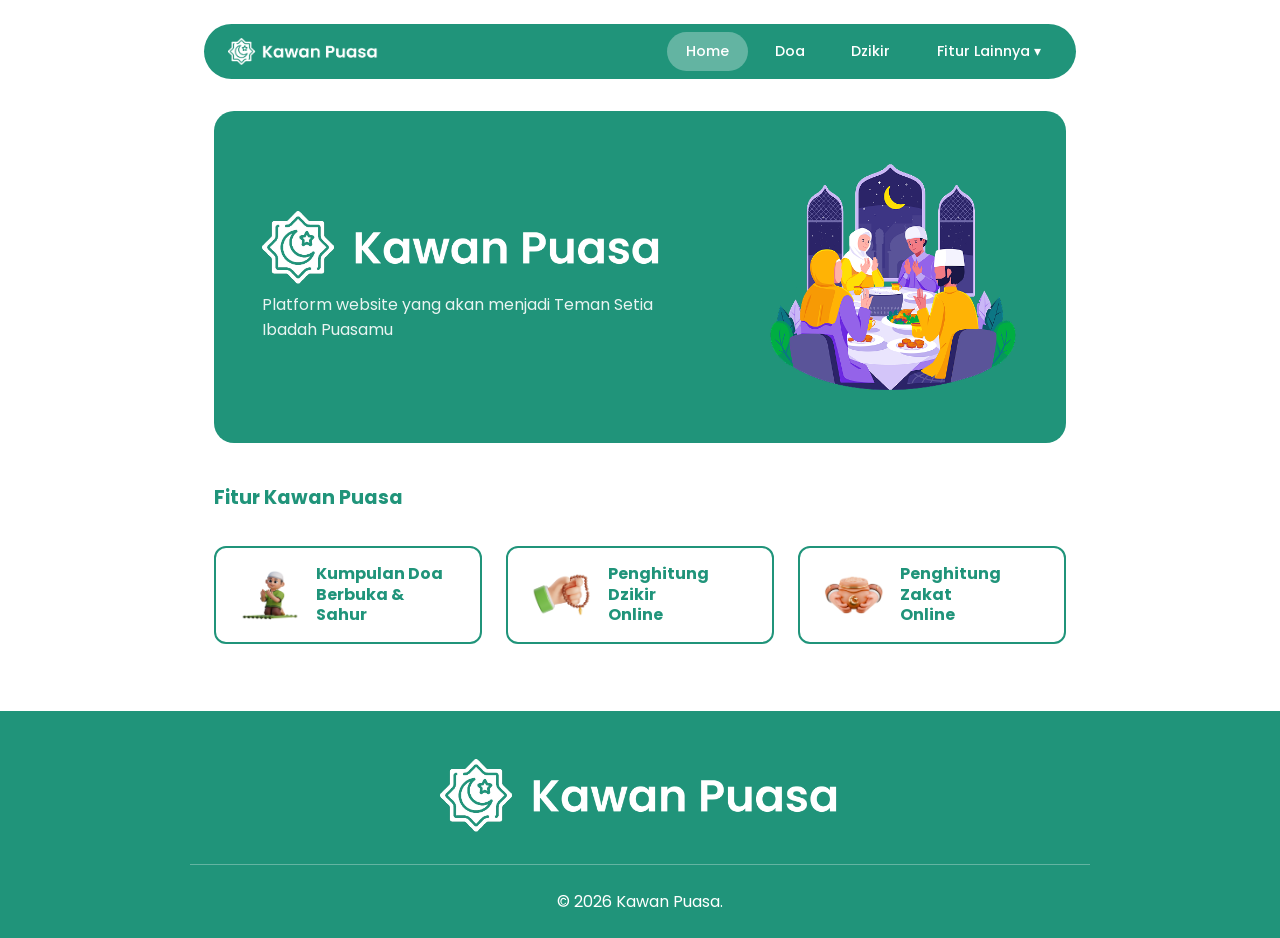
<file: index.html>
<!DOCTYPE html>
<html lang="id">
<head>
    <meta charset="UTF-8">
    <meta name="viewport" content="width=device-width, initial-scale=1.0">
    <title>Kawan Puasa - Homepage</title>
    <link href="https://fonts.googleapis.com/css2?family=Poppins:wght@400;500;600;700&display=swap" rel="stylesheet">
    <link rel="stylesheet" href="style/style.css">
</head>
<body>

    <header>
        <nav class="navbar">
            <div class="nav-brand">
                <img src="assets/logo_kawan_puasa.png" width="150" alt="Logo"> 
            </div>
            <button class="hamburger" id="hamburger">
                <span></span><span></span><span></span>
            </button>
            <div class="nav-links" id="navLinks">
                <a href="/" class="nav-item active">Home</a>
                <a href="features/1_fitur_doa/doa_berbuka.html" class="nav-item">Doa</a>
                <a href="features/2_fitur_dzikir/" class="nav-item">Dzikir</a>
                <a href="#" class="nav-item">Fitur Lainnya ▾</a>
            </div>
        </nav>
    </header>

    <main>
        <section class="hero-wrapper">
            <div class="hero-card">
                <div class="hero-text">
                    <img src="assets/logo_kawan_puasa.png" alt="" class="hero-icon">
                    <p>Platform website yang akan menjadi Teman Setia Ibadah Puasamu</p>
                </div>
                <img src="assets/ico_iftar.png" alt="Ilustrasi Ramadhan" class="hero-img">
            </div>
        </section>

        <section class="container">
            <h2 class="section-title">Fitur Kawan Puasa</h2>
            <div class="features-grid">
                <a href="features/1_fitur_doa/doa_berbuka.html" class="feature-card">
                    <img src="assets/doa_3d.png" alt="Doa">
                    <h3>Kumpulan Doa<br>Berbuka & Sahur</h3>
                </a>
                <a href="features/2_fitur_dzikir/" class="feature-card">
                    <img src="assets/dzikir_3d.png" alt="Dzikir">
                    <h3>Penghitung Dzikir<br>Online</h3>
                </a>
                <a href="features/3_fitur_zakat/" class="feature-card">
                    <img src="assets/ico_zakat.png" alt="Dzikir">
                    <h3>Penghitung Zakat<br>Online</h3>
                </a>
            </div>
        </section>
    </main>

    <footer>
        <div class="footer-logo">
            <img src="assets/logo_kawan_puasa.png" width="400" alt="Logo">
        </div>
        <hr>
        <p>&copy; 2026 Kawan Puasa.</p>
    </footer>

    <script src="js/dzikir.js">
        
    </script>
</body>
</html>
</file>
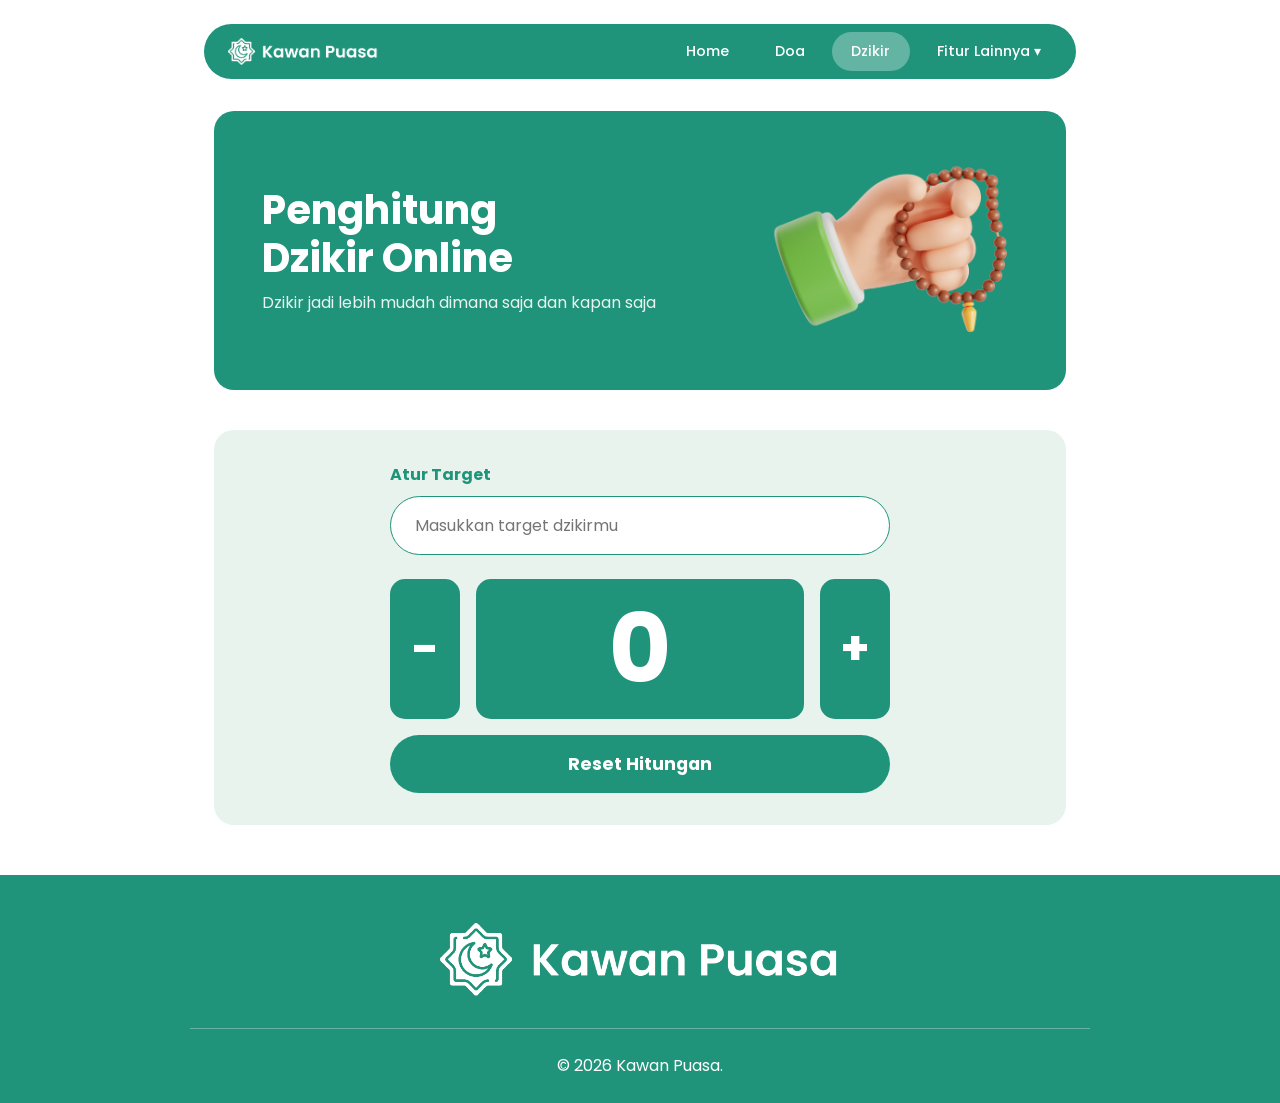
<file: features/2_fitur_dzikir/index.html>
<!DOCTYPE html>
<html lang="id">
<head>
    <meta charset="UTF-8">
    <meta name="viewport" content="width=device-width, initial-scale=1.0">
    <title>Dzikir Online - Kawan Puasa</title>
    <link href="https://fonts.googleapis.com/css2?family=Poppins:wght@400;500;600;700&display=swap" rel="stylesheet">
    <link rel="stylesheet" href="../../style/style.css">
</head>
<body>

    <header>
        <nav class="navbar">
            <div class="nav-brand">
                <img src="../../assets/logo_kawan_puasa.png" width="150" alt="Logo">
            </div>
            <button class="hamburger" id="hamburger">
                <span></span><span></span><span></span>
            </button>
            <div class="nav-links" id="navLinks">
                <a href="../../" class="nav-item">Home</a>
                <a href="../1_fitur_doa/doa_berbuka.html" class="nav-item">Doa</a>
                <a href="./" class="nav-item active">Dzikir</a>
                <a href="#" class="nav-item">Fitur Lainnya ▾</a>
            </div>
        </nav>
    </header>

    <main>
        <section class="hero-wrapper">
            <div class="hero-card">
                <div class="hero-text">
                    <h1>Penghitung<br>Dzikir Online</h1>
                    <p>Dzikir jadi lebih mudah dimana saja dan kapan saja</p>
                </div>
                <img src="../../assets/dzikir_3d.png" alt="Tasbih" class="hero-img">
            </div>
        </section>

        <section class="container">
            <div class="dzikir-box">
                <div class="dzikir-box-in">

                    <label for="target" class="target-label">Atur Target</label>
                    <input type="number" id="target" class="target-input" placeholder="Masukkan target dzikirmu">
    
                    <div class="counter-ui">
                        <button class="btn-count" onclick="kurang()">-</button>
                        <div class="count-display" id="angka">0</div>
                        <button class="btn-count" onclick="tambah()">+</button>
                    </div>
    
                    <button class="btn-reset" onclick="reset()">Reset Hitungan</button>
                    <p id="notif" class="notif">✨ Target tercapai! Alhamdulillah ✨</p>
                </div>
            </div>
        </section>
    </main>

    <footer>
        <div class="footer-logo">
            <img src="../../assets/logo_kawan_puasa.png" width="400" alt="Logo">
        </div>
        <hr>
        <p>&copy; 2026 Kawan Puasa.</p>
    </footer>

    <script src="../../js/dzikir.js">
        
    </script>
</body>
</html>
</file>
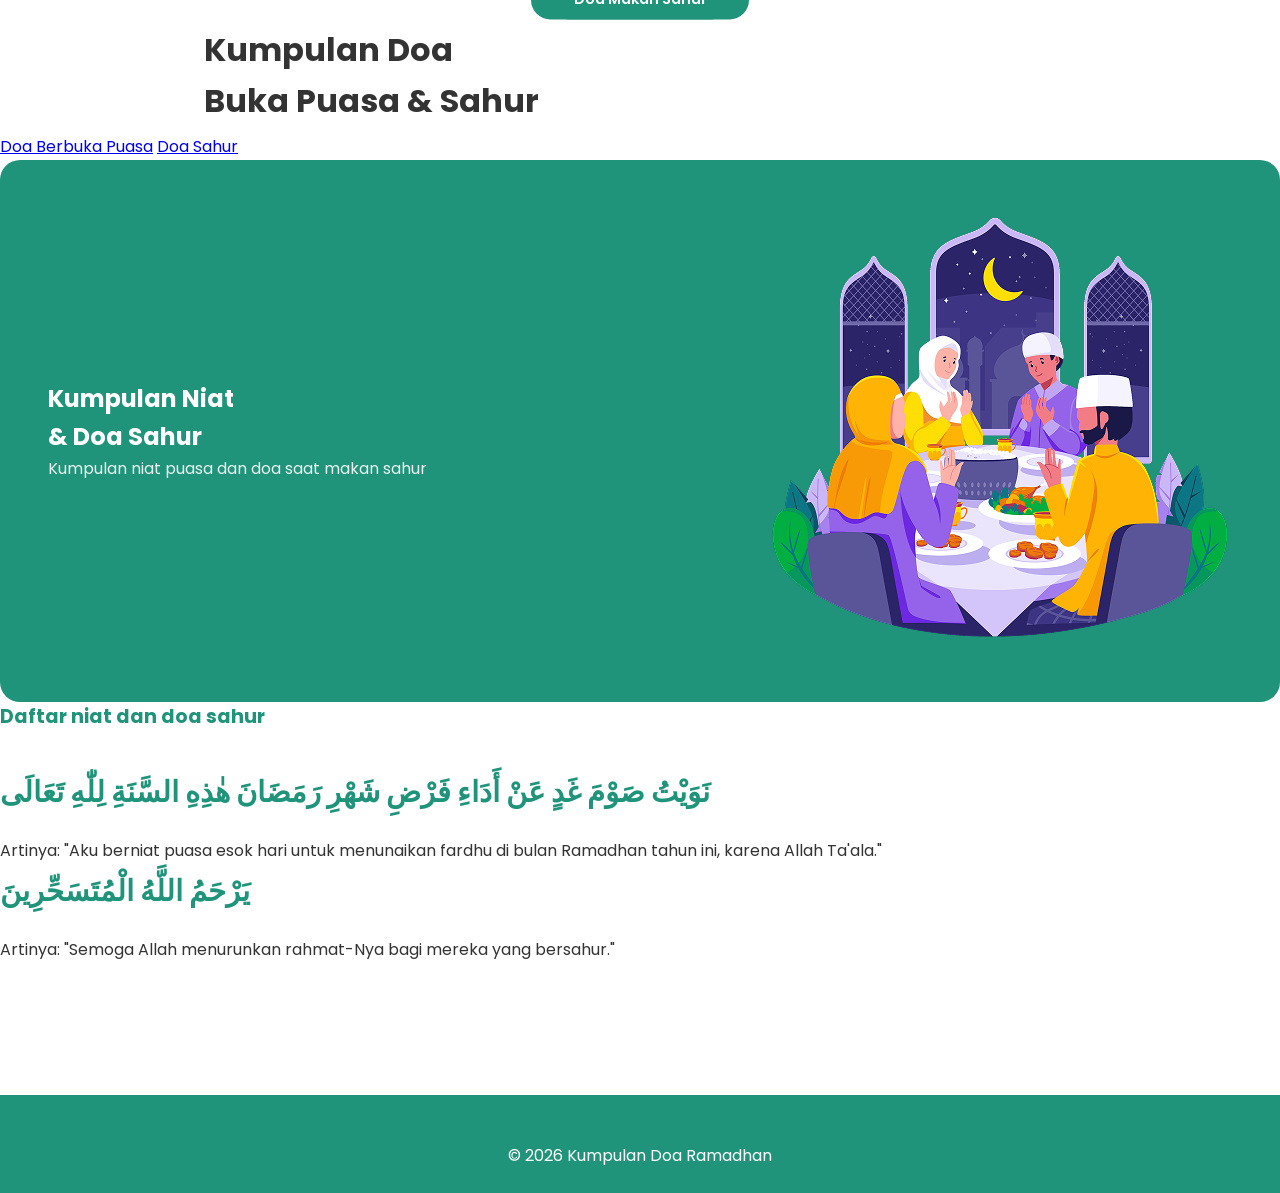
<file: doa_sahur.html>
<!DOCTYPE html>
<html lang="id">
<head>
    <meta charset="UTF-8">
    <meta name="viewport" content="width=device-width, initial-scale=1.0">
    <title>Doa Sahur - Kumpulan Doa Ramadhan</title>

    <link rel="preconnect" href="https://fonts.googleapis.com">
    <link rel="preconnect" href="https://fonts.gstatic.com" crossorigin>
    <link href="https://fonts.googleapis.com/css2?family=Poppins:ital,wght@0,400;0,600;0,700;1,400&display=swap" rel="stylesheet">
    <link rel="stylesheet" href="style/style.css">
</head>
<body>

    <header>
        <h1>Kumpulan Doa<br>Buka Puasa & Sahur</h1>
    </header>

    <nav class="nav-container">
        <a href="/" class="nav-btn">Doa Berbuka Puasa</a>
        <a href="#" class="nav-btn active">Doa Sahur</a>
    </nav>

    <main>
        <section class="hero-section">
            <div class="hero-card">
                <div class="hero-text">
                    <h2>Kumpulan Niat<br>& Doa Sahur</h2>
                    <p>Kumpulan niat puasa dan doa saat makan sahur</p>
                </div>
                <div class="hero-illustration">
                    <img class="hero-image" src="assets/ico_iftar.png" alt="">
                </div>
            </div>
        </section>

        <p class="section-title">Daftar niat dan doa sahur</p>
        
        <div class="content-wrapper">
            
            <section class="doa-container">
                <article class="doa-card">
                    <div class="doa-badge">Niat Puasa Ramadhan</div>
                    <p class="doa-arabic">نَوَيْتُ صَوْمَ غَدٍ عَنْ أَدَاءِ فَرْضِ شَهْرِ رَمَضَانَ هٰذِهِ السَّنَةِ لِلّٰهِ تَعَالَى</p>
                    <p class="doa-translation">Artinya: "Aku berniat puasa esok hari untuk menunaikan fardhu di bulan Ramadhan tahun ini, karena Allah Ta'ala."</p>
                </article>

                <article class="doa-card">
                    <div class="doa-badge">Doa Makan Sahur</div>
                    <p class="doa-arabic">يَرْحَمُ اللَّهُ الْمُتَسَحِّرِينَ</p>
                    <p class="doa-translation">Artinya: "Semoga Allah menurunkan rahmat-Nya bagi mereka yang bersahur."</p>
                </article>
            </section>
        </div>
    </main>

    <footer>
        <p>&copy; 2026 Kumpulan Doa Ramadhan</p>
    </footer>

</body>
</html>
</file>
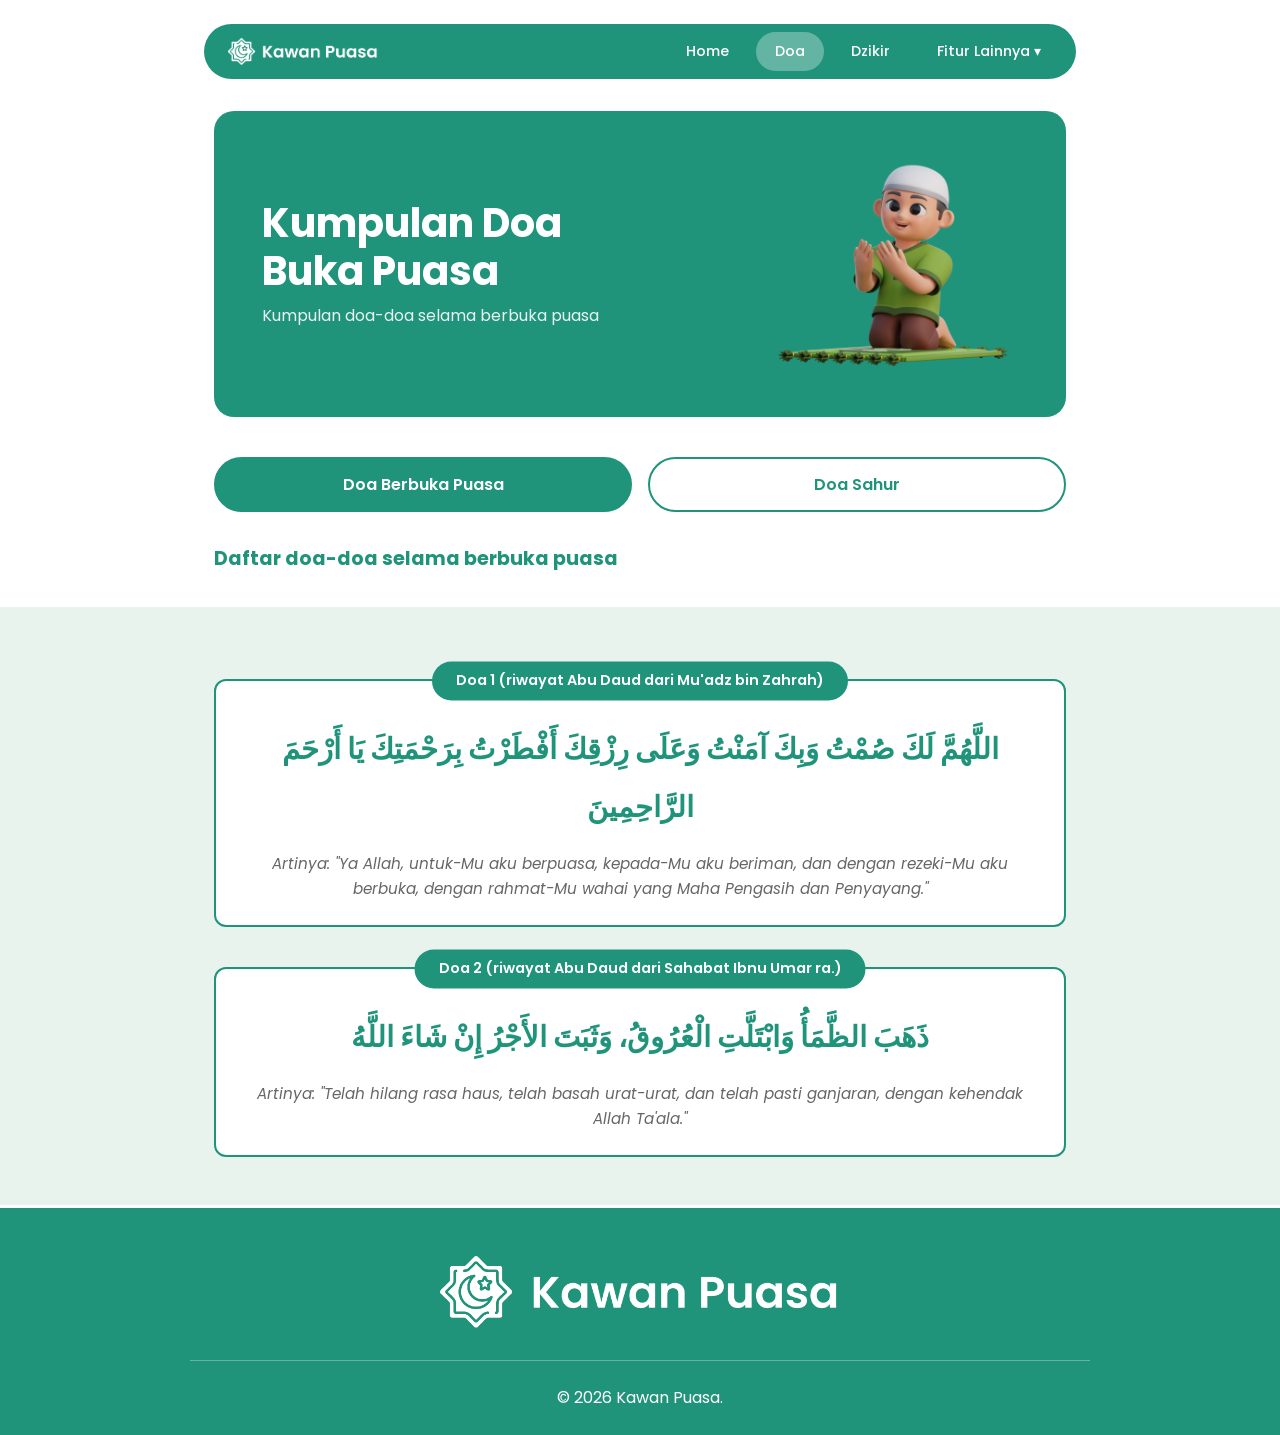
<file: features/1_fitur_doa/doa_berbuka.html>
<!DOCTYPE html>
<html lang="id">
<head>
    <meta charset="UTF-8">
    <meta name="viewport" content="width=device-width, initial-scale=1.0">
    <title>Doa Buka Puasa - Kawan Puasa</title>
    <link href="https://fonts.googleapis.com/css2?family=Poppins:wght@400;500;600;700&display=swap" rel="stylesheet">
    <link rel="stylesheet" href="../../style/style.css">
</head>
<body>

    <header>
        <nav class="navbar">
            <div class="nav-brand">
                <img src="../../assets/logo_kawan_puasa.png" width="150" alt="Logo">
            </div>
            <button class="hamburger" id="hamburger">
                <span></span><span></span><span></span>
            </button>
            <div class="nav-links" id="navLinks">
                <a href="../../" class="nav-item">Home</a>
                <a href="./doa_berbuka.html" class="nav-item active">Doa</a>
                <a href="../2_fitur_dzikir/" class="nav-item">Dzikir</a>
                <a href="#" class="nav-item">Fitur Lainnya ▾</a>
            </div>
        </nav>
    </header>

    <main>
        <section class="hero-wrapper">
            <div class="hero-card">
                <div class="hero-text">
                    <h1>Kumpulan Doa<br>Buka Puasa</h1>
                    <p>Kumpulan doa-doa selama berbuka puasa</p>
                </div>
                <img src="../../assets/doa_3d.png" alt="Ilustrasi Buka Puasa" class="hero-img">
            </div>
        </section>

        <section class="container">
            <div class="doa-tabs">
                <a href="./" class="doa-tab-btn active">Doa Berbuka Puasa</a>
                <a href="doa_sahur.html" class="doa-tab-btn">Doa Sahur</a>
            </div>
            <h2 class="section-title" >Daftar doa-doa selama berbuka puasa</h2>
        </section>

        <div class="bg-light">
            <div class="container doa-list">
                
                <article class="doa-item">
                    <div class="doa-badge">Doa 1 (riwayat Abu Daud dari Mu'adz bin Zahrah)</div>
                    <p class="doa-arabic" dir="rtl">اللَّهُمَّ لَكَ صُمْتُ وَبِكَ آمَنْتُ وَعَلَى رِزْقِكَ أَفْطَرْتُ بِرَحْمَتِكَ يَا أَرْحَمَ الرَّاحِمِينَ</p>
                    <p class="doa-arti">Artinya: "Ya Allah, untuk-Mu aku berpuasa, kepada-Mu aku beriman, dan dengan rezeki-Mu aku berbuka, dengan rahmat-Mu wahai yang Maha Pengasih dan Penyayang."</p>
                </article>

                <article class="doa-item">
                    <div class="doa-badge">Doa 2 (riwayat Abu Daud dari Sahabat Ibnu Umar ra.)</div>
                    <p class="doa-arabic" dir="rtl">ذَهَبَ الظَّمَأُ وَابْتَلَّتِ الْعُرُوقُ، وَثَبَتَ الأَجْرُ إِنْ شَاءَ اللَّهُ</p>
                    <p class="doa-arti">Artinya: "Telah hilang rasa haus, telah basah urat-urat, dan telah pasti ganjaran, dengan kehendak Allah Ta'ala."</p>
                </article>

            </div>
        </div>
    </main>

    <footer>
        <div class="footer-logo">
            <img src="../../assets/logo_kawan_puasa.png" width="400" alt="Logo">
        </div>
        <hr>
        <p>&copy; 2026 Kawan Puasa.</p>
    </footer>

    <script>
        document.getElementById('hamburger').addEventListener('click', function() {
            document.getElementById('navLinks').classList.toggle('show');
        });
    </script>
</body>
</html>
</file>
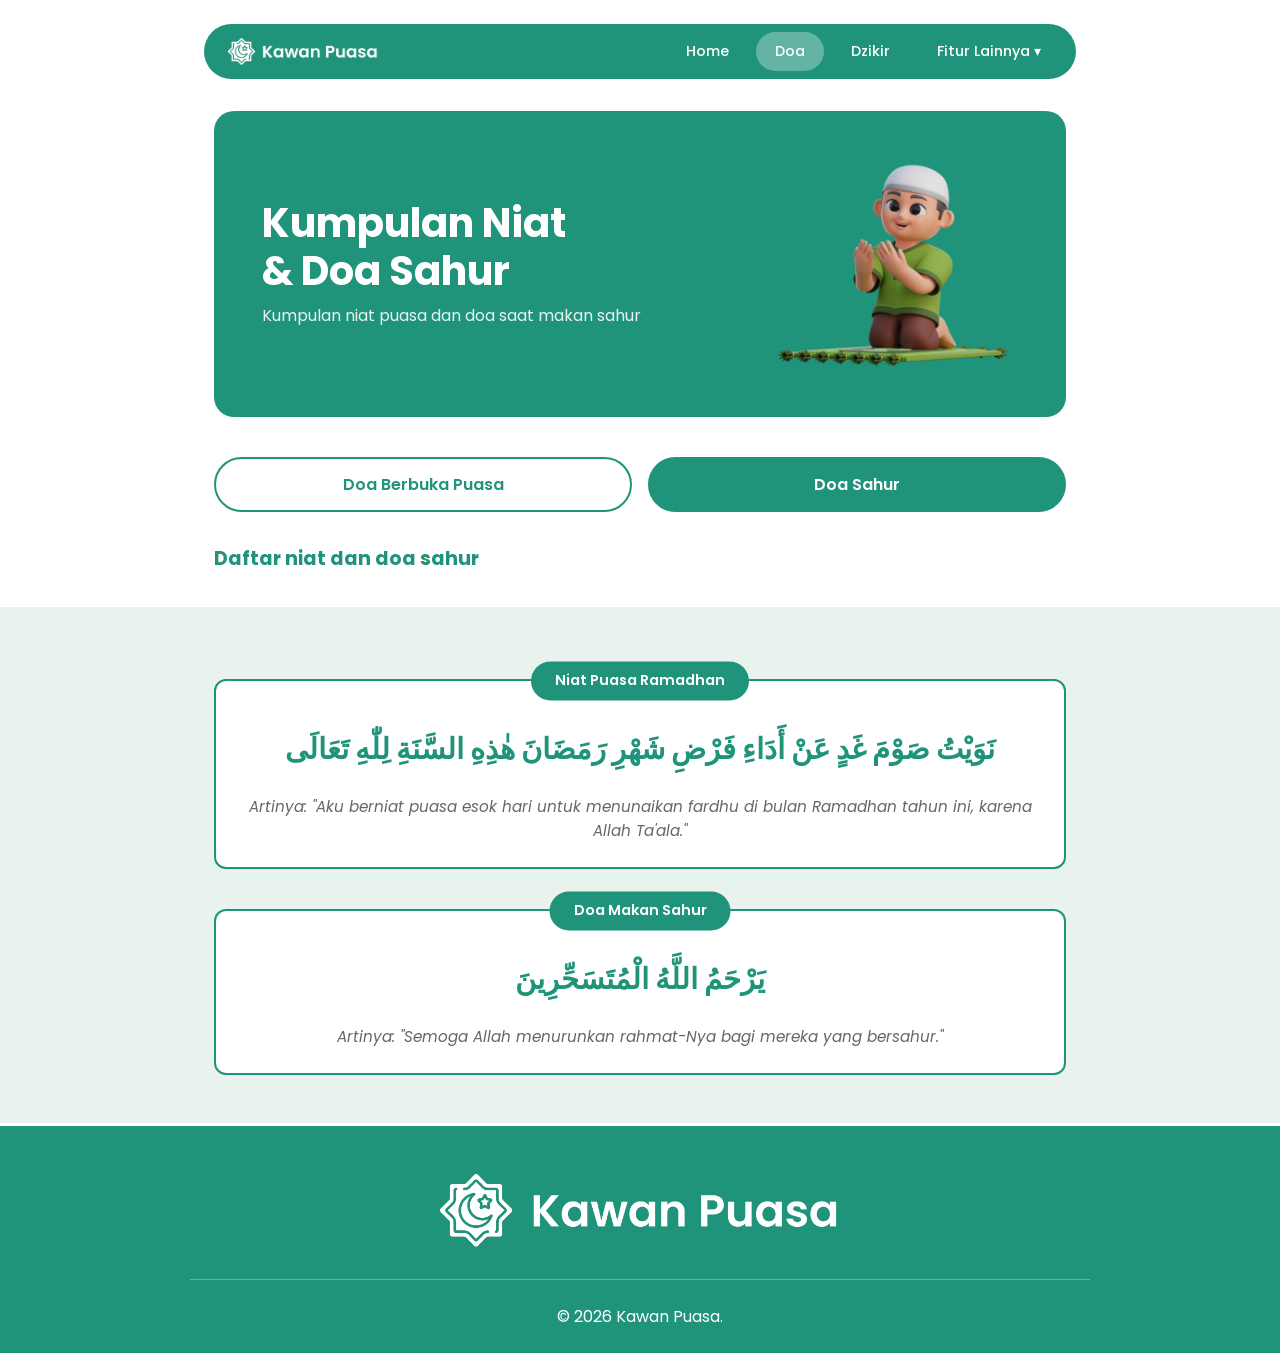
<file: features/1_fitur_doa/doa_sahur.html>
<!DOCTYPE html>
<html lang="id">
<head>
    <meta charset="UTF-8">
    <meta name="viewport" content="width=device-width, initial-scale=1.0">
    <title>Doa Buka Puasa - Kawan Puasa</title>
    <link href="https://fonts.googleapis.com/css2?family=Poppins:wght@400;500;600;700&display=swap" rel="stylesheet">
    <link rel="stylesheet" href="../../style/style.css">
</head>
<body>

    <header>
        <nav class="navbar">
            <div class="nav-brand">
                <img src="../../assets/logo_kawan_puasa.png" width="150" alt="Logo">
            </div>
            <button class="hamburger" id="hamburger">
                <span></span><span></span><span></span>
            </button>
            <div class="nav-links" id="navLinks">
                <a href="../../" class="nav-item">Home</a>
                <a href="./" class="nav-item active">Doa</a>
                <a href="../2_fitur_dzikir/" class="nav-item">Dzikir</a>
                <a href="#" class="nav-item">Fitur Lainnya ▾</a>
            </div>
        </nav>
    </header>

    <main>
        <section class="hero-wrapper">
            <div class="hero-card">
                <div class="hero-text">
                    <h1>Kumpulan Niat<br>& Doa Sahur</h1>
                    <p>Kumpulan niat puasa dan doa saat makan sahur</p>
                </div>
                <img src="../../assets/doa_3d.png" alt="Ilustrasi Buka Puasa" class="hero-img">
            </div>
        </section>

        <section class="container">
            <div class="doa-tabs">
                <a href="./doa_berbuka.html" class="doa-tab-btn">Doa Berbuka Puasa</a>
                <a href="" class="doa-tab-btn active">Doa Sahur</a>
            </div>
            <h2 class="section-title">Daftar niat dan doa sahur</h2>
        </section>

        <div class="bg-light">
            <div class="container doa-list">
                
                <article class="doa-item">
                    <div class="doa-badge">Niat Puasa Ramadhan</div>
                    <p class="doa-arabic" dir="rtl">نَوَيْتُ صَوْمَ غَدٍ عَنْ أَدَاءِ فَرْضِ شَهْرِ رَمَضَانَ هٰذِهِ السَّنَةِ لِلّٰهِ تَعَالَى</p>
                    <p class="doa-arti">Artinya: "Aku berniat puasa esok hari untuk menunaikan fardhu di bulan Ramadhan tahun ini, karena Allah Ta'ala."</p>
                </article>

                <article class="doa-item">
                    <div class="doa-badge">Doa Makan Sahur</div>
                    <p class="doa-arabic" dir="rtl">يَرْحَمُ اللَّهُ الْمُتَسَحِّرِينَ</p>
                    <p class="doa-arti">Artinya: "Semoga Allah menurunkan rahmat-Nya bagi mereka yang bersahur."</p>
                </article>

            </div>
        </div>
    </main>

    <footer>
        <div class="footer-logo">
            <img src="../../assets/logo_kawan_puasa.png" width="400" alt="Logo">
        </div>
        <hr>
        <p>&copy; 2026 Kawan Puasa.</p>
    </footer>

    <script>
        document.getElementById('hamburger').addEventListener('click', function() {
            document.getElementById('navLinks').classList.toggle('show');
        });
    </script>
</body>
</html>
</file>
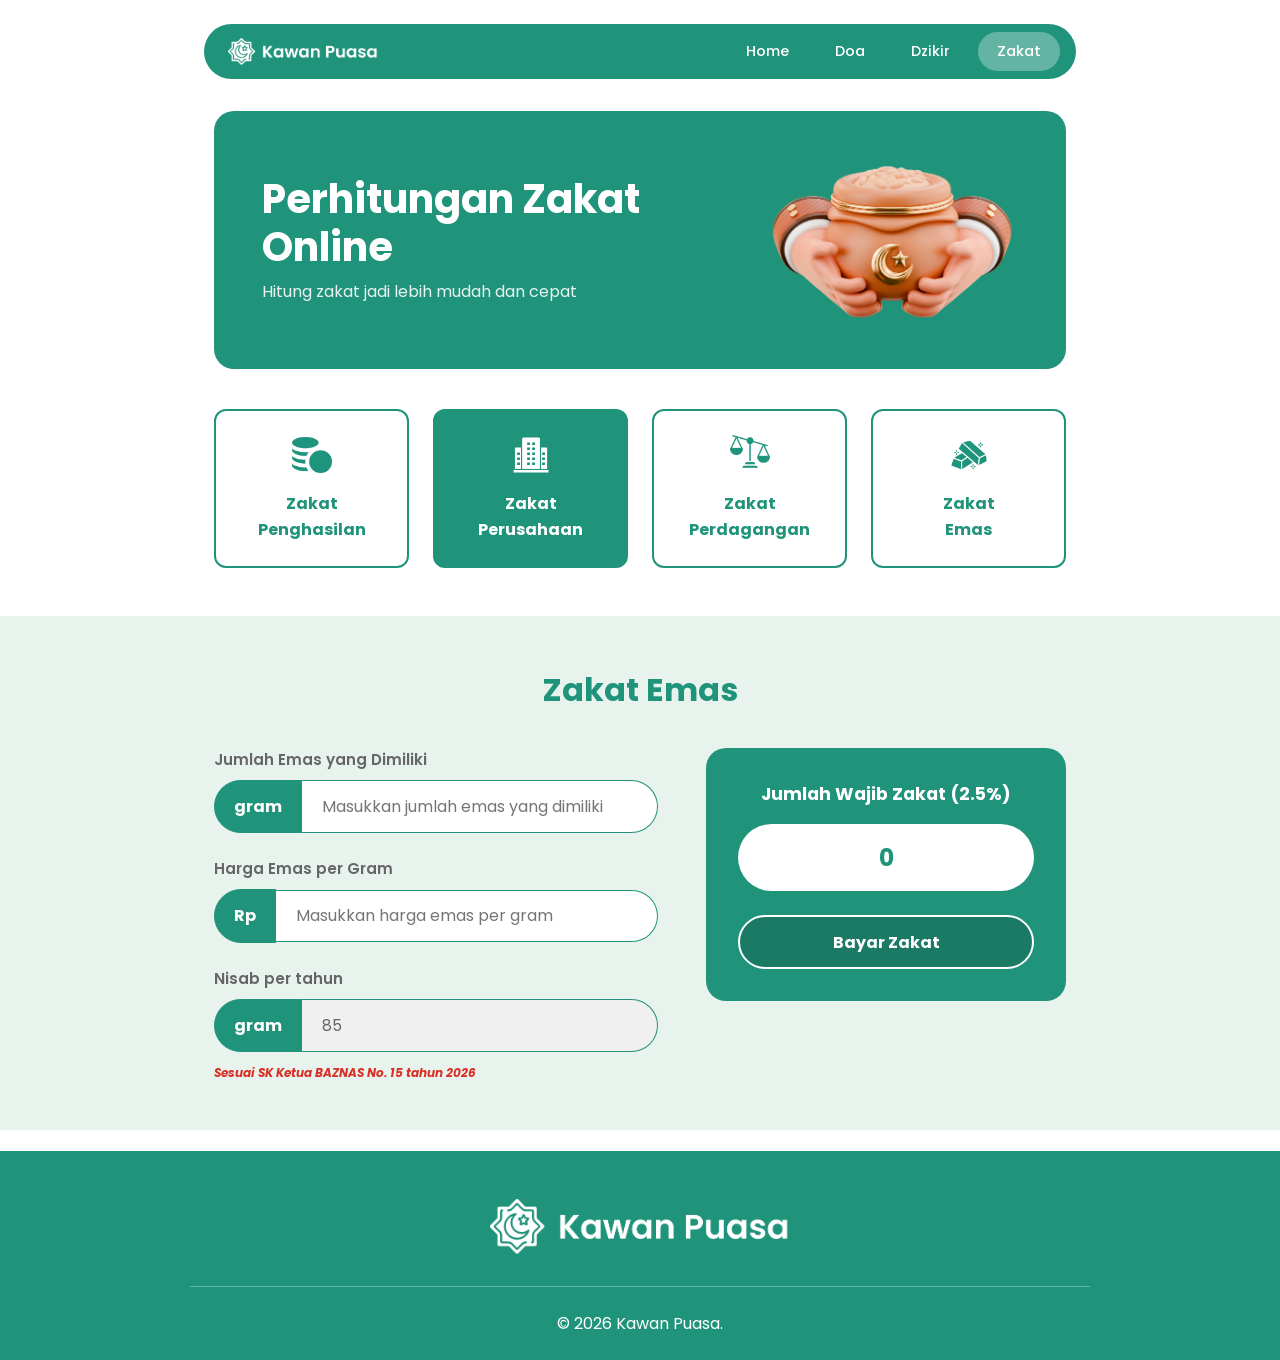
<file: features/3_fitur_zakat/zakat_emas.html>
<!DOCTYPE html>
<html lang="id">
<head>
    <meta charset="UTF-8">
    <meta name="viewport" content="width=device-width, initial-scale=1.0">
    <title>Zakat Emas - Kawan Puasa</title>
    <link href="https://fonts.googleapis.com/css2?family=Poppins:wght@400;500;600;700&display=swap" rel="stylesheet">
    <link rel="stylesheet" href="../../style/style.css">
</head>
<body>

    <header>
        <nav class="navbar">
            <div class="nav-brand">
                <img src="../../assets/logo_kawan_puasa.png" width="150" alt="Logo">
            </div>
            <button class="hamburger" id="hamburger">
                <span></span><span></span><span></span>
            </button>
            <div class="nav-links" id="navLinks">
                <a href="index.html" class="nav-item">Home</a>
                <a href="buka-puasa.html" class="nav-item">Doa</a>
                <a href="dzikir.html" class="nav-item">Dzikir</a>
                <a href="kalkulator-zakat.html" class="nav-item active">Zakat</a>
            </div>
        </nav>
    </header>

    <main>
        <section class="hero-wrapper">
            <div class="hero-card">
                <div class="hero-text">
                    <h1>Perhitungan Zakat<br>Online</h1>
                    <p>Hitung zakat jadi lebih mudah dan cepat</p>
                </div>
                <img src="../../assets/ico_zakat.png" alt="Zakat" class="hero-img">
            </div>
        </section>

        <section class="container">
            <div class="zakat-menu">
                <a href="./" class="zakat-card">
                    <img src="../../assets/penghasilan_green.png" alt="">
                    Zakat<br>Penghasilan
                </a>
                <a href="./zakat_perusahaan.html" class="zakat-card active">
                    <img src="../../assets/office_white.png" alt="">
                    Zakat<br>Perusahaan
                </a>
                <a href="./zakat_perdagangan.html" class="zakat-card">
                    <img src="../../assets/perdagangan_green.png" alt="">
                    Zakat<br>Perdagangan
                </a>
                <a href="./zakat_emas.html" class="zakat-card">
                    <img src="../../assets/gold_green.png" alt="">
                    Zakat<br>Emas
                </a>
            </div>
        </section>

        <div class="bg-light">
            <section class="container">
                <h2 class="section-title" style="text-align: center; font-size: 2rem; margin-bottom: 2rem;">Zakat Emas</h2>
                
                <div class="zakat-calc-container">
                    <div class="zakat-form">
                        
                        <div class="form-group">
                            <label class="form-label">Jumlah Emas yang Dimiliki</label>
                            <div class="input-group">
                                <span class="input-addon">gram</span>
                                <input type="number" class="input-zakat input-hitung" id="jumlah-emas" placeholder="Masukkan jumlah emas yang dimiliki" step="any">
                            </div>
                        </div>

                        <div class="form-group">
                            <label class="form-label">Harga Emas per Gram</label>
                            <div class="input-group">
                                <span class="input-addon">Rp</span>
                                <input type="text" class="input-zakat format-uang input-hitung" id="harga-emas" placeholder="Masukkan harga emas per gram">
                            </div>
                        </div>

                        <div class="form-group">
                            <label class="form-label">Nisab per tahun</label>
                            <div class="input-group">
                                <span class="input-addon">gram</span>
                                <input type="text" class="input-zakat" value="85" readonly>
                            </div>
                            <span class="form-note">Sesuai SK Ketua BAZNAS No. 15 tahun 2026</span>
                        </div>

                    </div>

                    <div class="zakat-result">
                        <h3>Jumlah Wajib Zakat (2.5%)</h3>
                        <input type="text" class="result-output" id="hasil-zakat" value="0" readonly>
                        <button class="btn-bayar">Bayar Zakat</button>
                    </div>
                </div>
            </section>
        </div>
    </main>

    <footer>
        <div class="footer-logo">
            <img src="../../assets/logo_kawan_puasa.png" width="300" alt="Logo">
        </div>
        <hr>
        <p>&copy; 2026 Kawan Puasa.</p>
    </footer>

    <script src="../../js/zakat_emas.js"></script>
    <script>
        document.getElementById('hamburger').addEventListener('click', function() {
            document.getElementById('navLinks').classList.toggle('show');
        });
    </script>
</body>
</html>
</file>
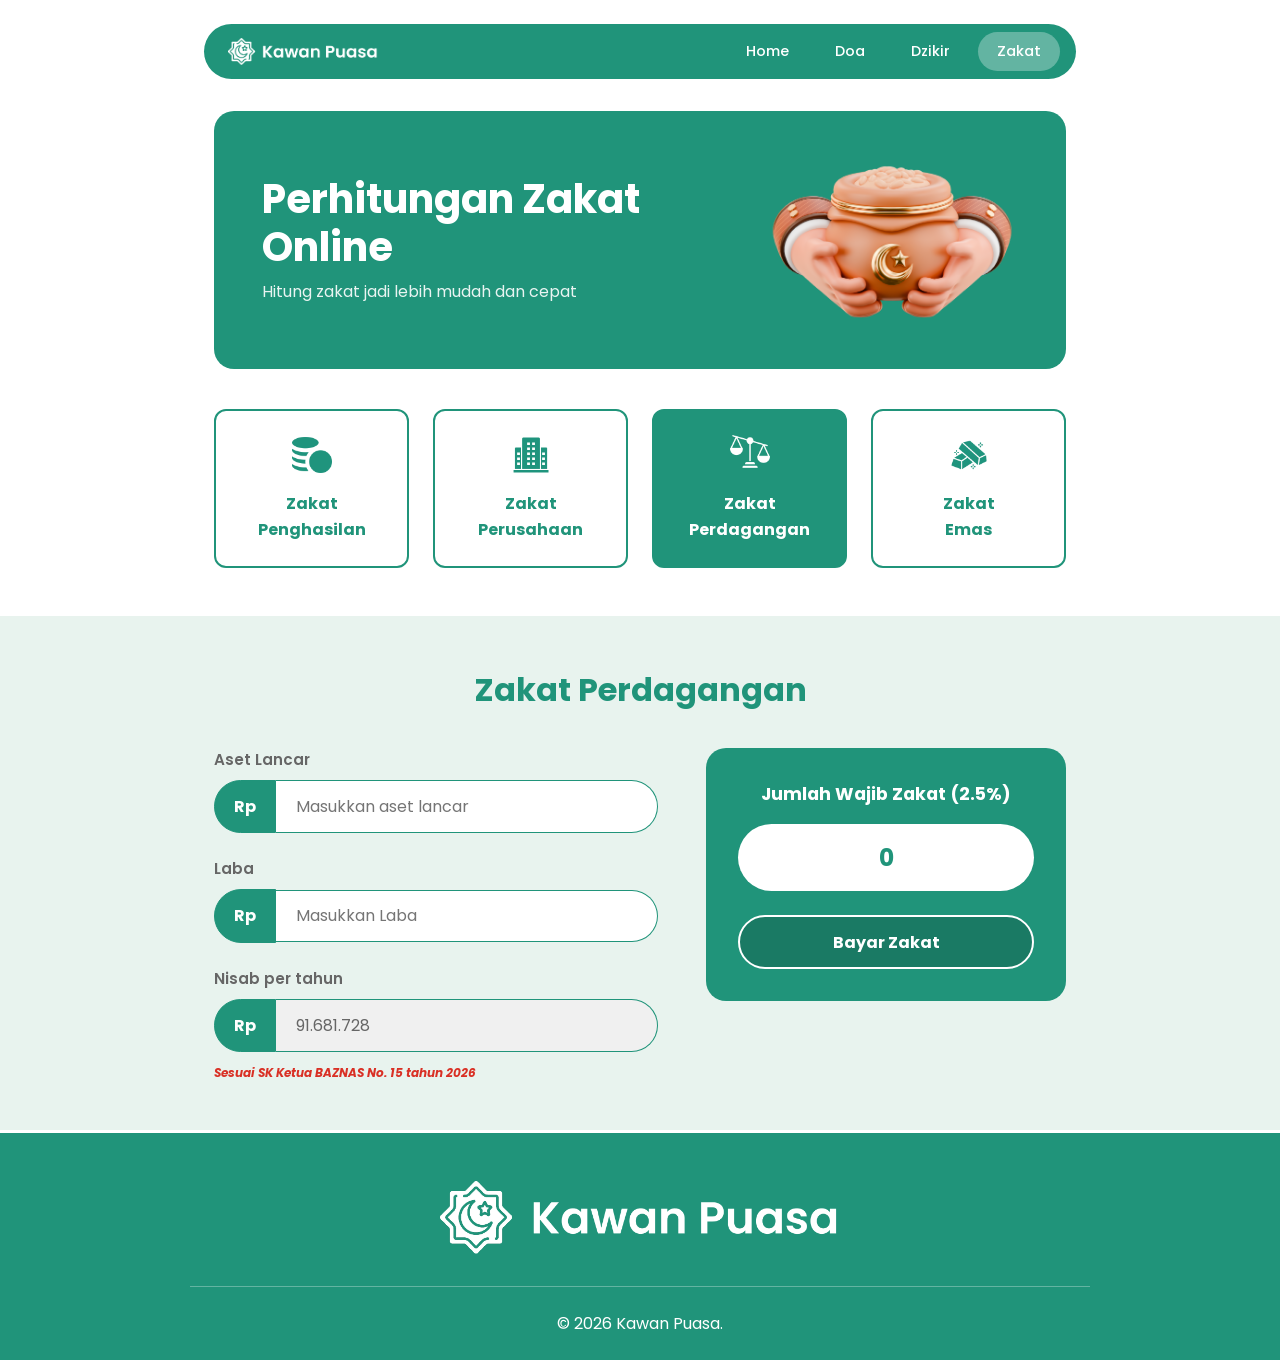
<file: features/3_fitur_zakat/zakat_perdagangan.html>
<!DOCTYPE html>
<html lang="id">
<head>
    <meta charset="UTF-8">
    <meta name="viewport" content="width=device-width, initial-scale=1.0">
    <title>Zakat Perdagangan - Kawan Puasa</title>
    <link href="https://fonts.googleapis.com/css2?family=Poppins:wght@400;500;600;700&display=swap" rel="stylesheet">
    <link rel="stylesheet" href="../../style/style.css">
</head>
<body>

    <header>
        <nav class="navbar">
            <div class="nav-brand">
                <img src="../../assets/logo_kawan_puasa.png" width="150" alt="Logo">
            </div>
            <button class="hamburger" id="hamburger">
                <span></span><span></span><span></span>
            </button>
            <div class="nav-links" id="navLinks">
                <a href="../../" class="nav-item">Home</a>
                <a href="../../features/1_fitur_doa/doa_berbuka.html" class="nav-item">Doa</a>
                <a href="../../features/2_fitur_dzikir/" class="nav-item">Dzikir</a>
                <a href="" class="nav-item active">Zakat</a>
            </div>
        </nav>
    </header>

    <main>
        <section class="hero-wrapper">
            <div class="hero-card">
                <div class="hero-text">
                    <h1>Perhitungan Zakat<br>Online</h1>
                    <p>Hitung zakat jadi lebih mudah dan cepat</p>
                </div>
                <img src="../../assets/ico_zakat.png" alt="Zakat" class="hero-img">
            </div>
        </section>

        <section class="container">
            <div class="zakat-menu">
                <a href="./" class="zakat-card">
                    <img src="../../assets/penghasilan_green.png" alt="">
                    Zakat<br>Penghasilan
                </a>
                <a href="./zakat_perusahaan.html" class="zakat-card">
                    <img src="../../assets/office_green.png" alt="">
                    Zakat<br>Perusahaan
                </a>
                <a href="./zakat_perdagangan.html" class="zakat-card active">
                    <img src="../../assets/perdagangan_white.png" alt="">
                    Zakat<br>Perdagangan
                </a>
                <a href="./zakat_emas.html" class="zakat-card">
                    <img src="../../assets/gold_green.png" alt="">
                    Zakat<br>Emas
                </a>
            </div>
        </section>

        <div class="bg-light">
            <section class="container">
                <h2 class="section-title" style="text-align: center; font-size: 2rem; margin-bottom: 2rem;">Zakat Perdagangan</h2>
                
                <div class="zakat-calc-container">
                    <div class="zakat-form">
                        
                        <div class="form-group">
                            <label class="form-label">Aset Lancar</label>
                            <div class="input-group">
                                <span class="input-addon">Rp</span>
                                <input type="text" class="input-zakat format-uang" id="aset-lancar" placeholder="Masukkan aset lancar">
                            </div>
                        </div>

                        <div class="form-group">
                            <label class="form-label">Laba</label>
                            <div class="input-group">
                                <span class="input-addon">Rp</span>
                                <input type="text" class="input-zakat format-uang" id="laba" placeholder="Masukkan Laba">
                            </div>
                        </div>

                        <div class="form-group">
                            <label class="form-label">Nisab per tahun</label>
                            <div class="input-group">
                                <span class="input-addon">Rp</span>
                                <input type="text" class="input-zakat" id="nisab-tahun" readonly>
                            </div>
                            <span class="form-note">Sesuai SK Ketua BAZNAS No. 15 tahun 2026</span>
                        </div>

                    </div>

                    <div class="zakat-result">
                        <h3>Jumlah Wajib Zakat (2.5%)</h3>
                        <input type="text" class="result-output" id="hasil-zakat" value="0" readonly>
                        <a href="https://bayarzakat.baznas.go.id/bayarzakat">
                            <button class="btn-bayar">Bayar Zakat</button>
                        </a>
                    </div>
                </div>
            </section>
        </div>
    </main>

    <footer>
        <div class="footer-logo">
            <img src="../../assets/logo_kawan_puasa.png" width="400" alt="Logo">
        </div>
        <hr>
        <p>&copy; 2026 Kawan Puasa.</p>
    </footer>

    <script src="../../js/zakat_perdagangan.js"></script>
    <script>
        document.getElementById('hamburger').addEventListener('click', function() {
            document.getElementById('navLinks').classList.toggle('show');
        });
    </script>
</body>
</html>
</file>
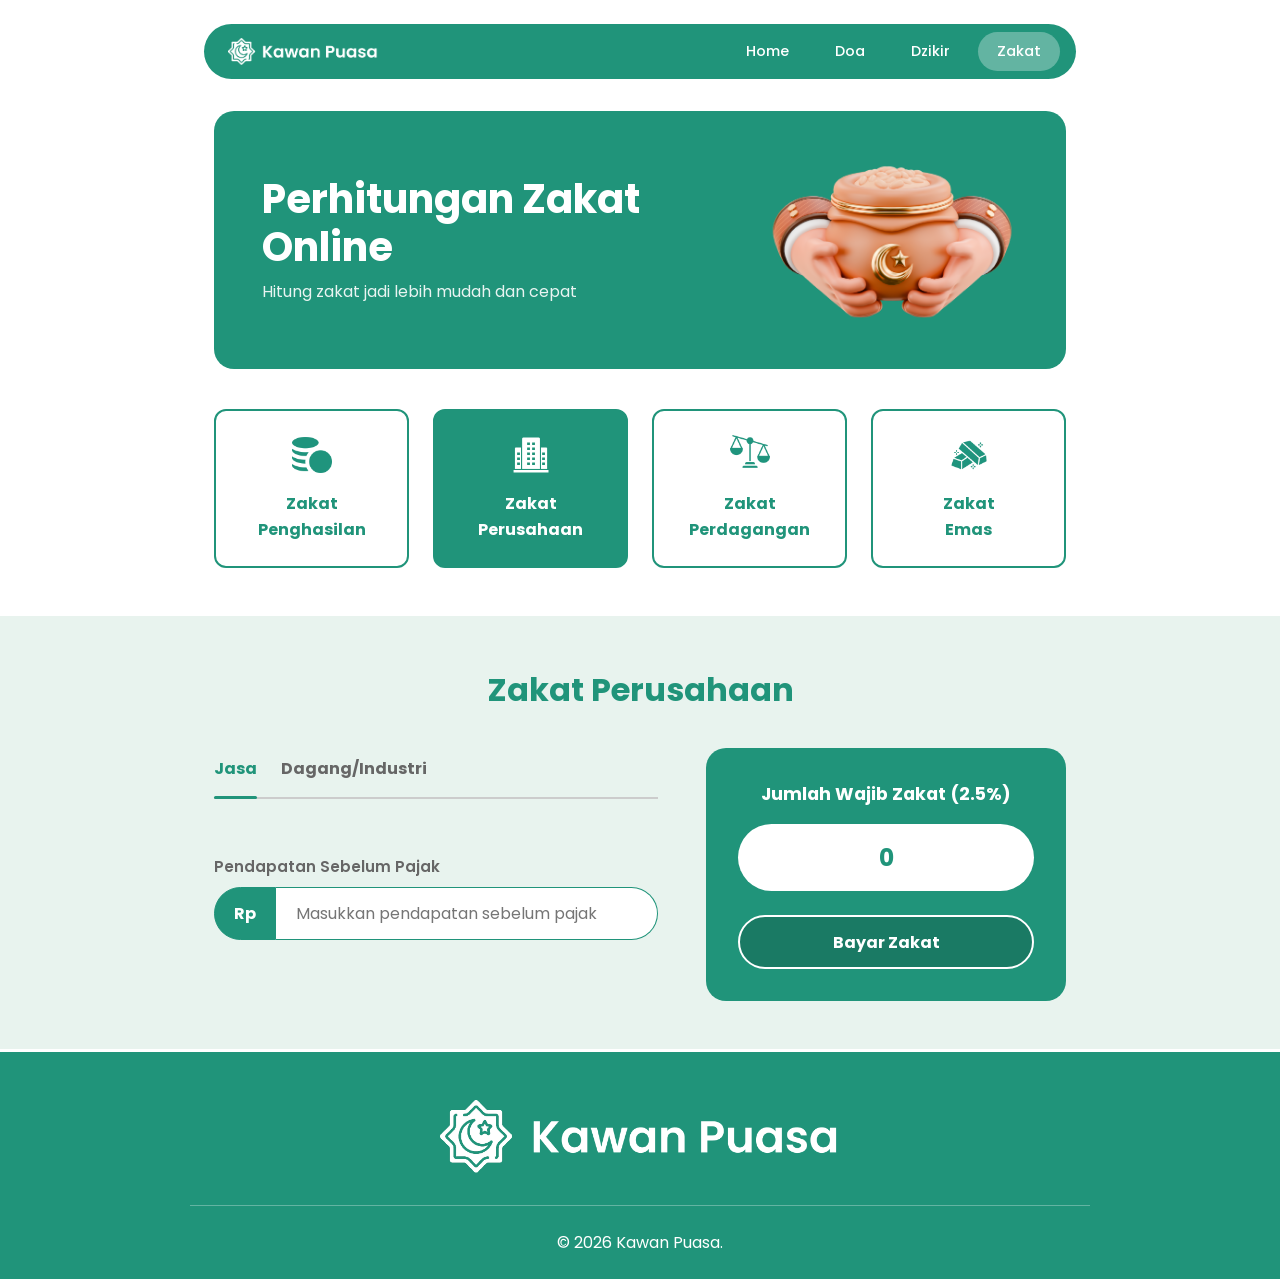
<file: features/3_fitur_zakat/zakat_perusahaan.html>
<!DOCTYPE html>
<html lang="id">
<head>
    <meta charset="UTF-8">
    <meta name="viewport" content="width=device-width, initial-scale=1.0">
    <title>Zakat Perusahaan - Kawan Puasa</title>
    <link href="https://fonts.googleapis.com/css2?family=Poppins:wght@400;500;600;700&display=swap" rel="stylesheet">
    <link rel="stylesheet" href="../../style/style.css">
</head>
<body>
    <header>
        <nav class="navbar">
            <div class="nav-brand">
                <img src="../../assets/logo_kawan_puasa.png" width="150" alt="Logo">
            </div>
            <button class="hamburger" id="hamburger">
                <span></span><span></span><span></span>
            </button>
            <div class="nav-links" id="navLinks">
                <a href="../../" class="nav-item">Home</a>
                <a href="../../features/1_fitur_doa/doa_berbuka.html" class="nav-item">Doa</a>
                <a href="../../features/2_fitur_dzikir/" class="nav-item">Dzikir</a>
                <a href="" class="nav-item active">Zakat</a>
            </div>
        </nav>
    </header>

    <main>
        <section class="hero-wrapper">
            <div class="hero-card">
                <div class="hero-text">
                    <h1>Perhitungan Zakat<br>Online</h1>
                    <p>Hitung zakat jadi lebih mudah dan cepat</p>
                </div>
                <img src="../../assets/ico_zakat.png" alt="Zakat" class="hero-img">
            </div>
        </section>

        <section class="container">
            <div class="zakat-menu">
                <a href="./" class="zakat-card">
                    <img src="../../assets/penghasilan_green.png" alt="">
                    Zakat<br>Penghasilan
                </a>
                <a href="./zakat_perusahaan.html" class="zakat-card active">
                    <img src="../../assets/office_white.png" alt="">
                    Zakat<br>Perusahaan
                </a>
                <a href="./zakat_perdagangan.html" class="zakat-card">
                    <img src="../../assets/perdagangan_green.png" alt="">
                    Zakat<br>Perdagangan
                </a>
                <a href="./zakat_emas.html" class="zakat-card">
                    <img src="../../assets/gold_green.png" alt="">
                    Zakat<br>Emas
                </a>
            </div>
        </section>

        <div class="bg-light">
            <section class="container">
                <h2 class="section-title" style="text-align: center; font-size: 2rem; margin-bottom: 2rem;">Zakat Perusahaan</h2>
                
                <div class="zakat-calc-container">
                    <div class="zakat-form">
                        
                        <div class="zakat-sub-tabs">
                            <button class="sub-tab-btn active" id="btn-jasa">Jasa</button>
                            <button class="sub-tab-btn" id="btn-dagang">Dagang/Industri</button>
                        </div>

                        <div id="sub-form-jasa" class="form-group">
                            <label class="form-label">Pendapatan Sebelum Pajak</label>
                            <div class="input-group">
                                <span class="input-addon">Rp</span>
                                <input type="text" class="input-zakat format-uang" id="pendapatan-jasa" placeholder="Masukkan pendapatan sebelum pajak">
                            </div>
                        </div>

                        <div id="sub-form-dagang" class="hidden" style="display: flex; flex-direction: column; gap: 1.5rem;">
                            <div class="form-group">
                                <label class="form-label">Aktiva Lancar</label>
                                <div class="input-group">
                                    <span class="input-addon">Rp</span>
                                    <input type="text" class="input-zakat format-uang" id="aktiva-lancar" placeholder="Masukkan nilai aktiva lancar">
                                </div>
                            </div>
                            <div class="form-group">
                                <label class="form-label">Pasiva Lancar (Kewajiban Jangka Pendek)</label>
                                <div class="input-group">
                                    <span class="input-addon">Rp</span>
                                    <input type="text" class="input-zakat format-uang" id="pasiva-lancar" placeholder="Masukkan nilai pasiva lancar">
                                </div>
                            </div>
                        </div>

                    </div>

                    <div class="zakat-result">
                        <h3>Jumlah Wajib Zakat (2.5%)</h3>
                        <input type="text" class="result-output" id="hasil-zakat" value="0" readonly>
                        <a href="https://bayarzakat.baznas.go.id/bayarzakat">
                            <button class="btn-bayar">Bayar Zakat</button>
                        </a>
                    </div>
                </div>
            </section>
        </div>
    </main>

    <footer>
        <div class="footer-logo">
            <img src="../../assets/logo_kawan_puasa.png" width="400" alt="Logo">
        </div>
        <hr>
        <p>&copy; 2026 Kawan Puasa.</p>
    </footer>

    <script src="../../js/zakat_perusahaan.js"></script>
    <script>
        document.getElementById('hamburger').addEventListener('click', function() {
            document.getElementById('navLinks').classList.toggle('show');
        });
    </script>
</body>
</html>
</file>
<file: style/style.css>
:root {
    --primary-green: #20947A; 
    --primary-hover: #1a7a64;
    --light-green: #E8F3EE; 
    --white: #ffffff;
    --text-dark: #333333;
    --text-gray: #666666;
}

* {
    margin: 0;
    padding: 0;
    box-sizing: border-box;
    font-family: 'Poppins', sans-serif;
}



body {
    /* min-width: 100%; */
    position: relative;
    min-height: 100vh;
    padding-bottom: 230px;
    background-color: var(--white);
    color: var(--text-dark);
    line-height: 1.6;
}

.container {
    max-width: 900px;
    margin: 0 auto;
    padding: 0 1.5rem;
}

.bg-light {
    background-color: var(--light-green);
    padding: 3rem 0;
    width: 100%;
}

header {
    padding: 1.5rem 1.5rem 0.5rem;
    max-width: 920px;
    margin: 0 auto;
}

.navbar {
    background-color: var(--primary-green);
    border-radius: 50px;
    display: flex;
    justify-content: space-between;
    align-items: center;
    padding: 0.5rem 1rem 0.5rem 1.5rem;
    color: var(--white);
    position: relative;
}

.nav-brand {
    display: flex;
    align-items: center;
    gap: 10px;
    font-size: 1.2rem;
    font-weight: 600;
}

.nav-links {
    display: flex;
    gap: 0.5rem;
}

.nav-item {
    text-decoration: none;
    color: var(--white);
    padding: 0.5rem 1.2rem;
    border-radius: 50px;
    font-size: 0.9rem;
    font-weight: 500;
    transition: background 0.3s;
}

.nav-item.active, .nav-item:hover {
    background-color: rgba(255, 255, 255, 0.3);
}

.hamburger {
    display: none;
    background: none;
    border: none;
    cursor: pointer;
    flex-direction: column;
    gap: 4px;
    padding: 10px;
}

.hamburger span {
    display: block;
    width: 25px;
    height: 3px;
    background-color: var(--white);
    border-radius: 3px;
}

.hero-wrapper {
    max-width: 900px;
    margin: 1.5rem auto 2.5rem;
    padding: 0 1.5rem;
}

.hero-card {
    background-color: var(--primary-green);
    border-radius: 20px;
    padding: 3rem 3rem;
    display: flex;
    justify-content: space-between;
    align-items: center;
    color: var(--white);
    gap: 2rem;
}

.hero-icon{
    width: 400px;
}

.hero-text h1 {
    font-size: 2.5rem;
    line-height: 1.2;
    margin-bottom: 0.5rem;
}

.hero-text p {
    font-size: 1rem;
    opacity: 0.9;
    max-width: 400px;
}

.hero-img {
    max-width: 250px;
    width: 100%;
    height: auto;
}

.section-title {
    color: var(--primary-green);
    font-size: 1.2rem;
    font-weight: 700;
    margin-bottom: 2rem;
}

.features-grid {
    display: flex;
    gap: 1.5rem;
    margin-bottom: 4rem;
}

.feature-card {
    flex: 1;
    border: 2px solid var(--primary-green);
    border-radius: 12px;
    padding: 1rem 1.5rem;
    display: flex;
    align-items: center;
    gap: 1rem;
    text-decoration: none;
    transition: background 0.3s;
}

.feature-card:hover {
    background-color: var(--light-green);
}

.feature-card img {
    width: 60px;
}

.feature-card h3 {
    color: var(--primary-green);
    font-size: 1rem;
    line-height: 1.3;
}

.doa-tabs {
    display: flex;
    gap: 1rem;
    margin-bottom: 2rem;
}

.doa-tab-btn {
    flex: 1;
    text-align: center;
    padding: 0.8rem;
    border-radius: 50px;
    border: 2px solid var(--primary-green);
    color: var(--primary-green);
    font-weight: 600;
    text-decoration: none;
    transition: 0.3s;
}

.doa-tab-btn.active, .doa-tab-btn:hover {
    background-color: var(--primary-green);
    color: var(--white);
}

.doa-list {
    display: flex;
    flex-direction: column;
    gap: 2.5rem;
    margin-top: 1.5rem;
}

.doa-item {
    background: var(--white);
    border: 2px solid var(--primary-green);
    border-radius: 12px;
    padding: 2.5rem 2rem 1.5rem;
    text-align: center;
    position: relative;
}

.doa-badge {
    position: absolute;
    top: 0;
    left: 50%;
    transform: translate(-50%, -50%);
    background-color: var(--primary-green);
    color: var(--white);
    padding: 0.5rem 1.5rem;
    border-radius: 50px;
    font-weight: 600;
    font-size: 0.9rem;
    white-space: nowrap;
}

.doa-arabic {
    color: var(--primary-green);
    font-size: 1.8rem;
    font-weight: bold;
    margin-bottom: 1rem;
    line-height: 2;
}

.doa-arti {
    color: var(--text-gray);
    font-style: italic;
    font-size: 0.95rem;
}

.dzikir-box {
    display: flex;
    align-items: center;
    justify-content: center;
    background-color: var(--light-green);
    border-radius: 20px;
    padding: 2rem;
    /* max-width: 600px; */
    margin: 0 auto 3rem;
}

.dzikir-box-in{
    
    width: 500px;
}

.target-label {
    display: block;
    color: var(--primary-green);
    font-weight: 700;
    margin-bottom: 0.5rem;
}

.target-input {
    width: 100%;
    padding: 1rem 1.5rem;
    border: 1px solid var(--primary-green);
    border-radius: 50px;
    font-size: 1rem;
    outline: none;
    margin-bottom: 1.5rem;
}

.counter-ui {
    display: flex;
    gap: 1rem;
    height: 140px;
    margin-bottom: 1rem;
}

.btn-count {
    background-color: var(--primary-green);
    color: var(--white);
    border: none;
    border-radius: 15px;
    width: 70px;
    font-size: 3rem;
    font-weight: bold;
    cursor: pointer;
    transition: 0.1s;
}

.btn-count:active, .btn-reset:active {
    transform: scale(0.95);
}

.count-display {
    flex: 1;
    background-color: var(--primary-green);
    color: var(--white);
    border-radius: 15px;
    display: flex;
    justify-content: center;
    align-items: center;
    font-size: 6rem;
    font-weight: 700;
}

.btn-reset {
    width: 100%;
    background-color: var(--primary-green);
    color: var(--white);
    border: none;
    border-radius: 50px;
    padding: 1rem;
    font-size: 1.1rem;
    font-weight: bold;
    cursor: pointer;
}

.notif {
    text-align: center;
    color: var(--primary-green);
    font-weight: bold;
    margin-top: 1rem;
    display: none;
}

footer {
    position: absolute;
    left: 0;
    bottom: 0;
    width: 100%;
    background-color: var(--primary-green);
    color: var(--white);
    text-align: center;
    padding: 3rem 1.5rem 1.5rem;
    margin-top: 2rem;
}

.footer-logo {
    display: flex;
    justify-content: center;
    align-items: center;
    gap: 15px;
    font-size: 1.8rem;
    font-weight: 700;
    margin-bottom: 2rem;
}

footer hr {
    border: 0;
    border-top: 1px solid rgba(255,255,255,0.3);
    max-width: 900px;
    margin: 0 auto 1.5rem;
}

/* zakat */

.zakat-menu {
    display: flex;
    gap: 1.5rem;
    margin-bottom: 3rem;
    flex-wrap: wrap;
}

.zakat-card {
    flex: 1;
    min-width: 150px;
    border: 2px solid var(--primary-green);
    border-radius: 12px;
    padding: 1.5rem 1rem;
    text-align: center;
    text-decoration: none;
    color: var(--primary-green);
    font-weight: 700;
    transition: all 0.3s;
    background-color: var(--white);
    display: flex;
    flex-direction: column;
    align-items: center;
    gap: 0.5rem;
}

.zakat-card.active, .zakat-card:hover {
    background-color: var(--primary-green);
    color: var(--white);
}

.zakat-card img {
    height: 40px;
    margin-bottom: 0.5rem;
}

/* form zakat */
.zakat-calc-container {
    display: flex;
    gap: 3rem;
    align-items: flex-start;
}

.zakat-form {
    flex: 3;
    display: flex;
    flex-direction: column;
    gap: 1.5rem;
}

.form-group {
    display: flex;
    flex-direction: column;
    gap: 0.5rem;
}

.form-label {
    font-weight: 600;
    color: var(--text-gray);
    font-size: 0.95rem;
}

.input-group {
    display: flex;
    align-items: center;
    width: 100%;
}

.input-addon {
    background-color: var(--primary-green);
    color: var(--white);
    font-weight: 700;
    padding: 0.8rem 1.2rem;
    border-radius: 50px 0 0 50px;
    border: 1px solid var(--primary-green);
}

.input-zakat {
    flex: 1;
    padding: 0.8rem 1.2rem;
    border: 1px solid var(--primary-green);
    border-left: none;
    border-radius: 0 50px 50px 0;
    outline: none;
    font-size: 1rem;
    color: var(--text-dark);
}

.input-zakat[readonly] {
    background-color: #f0f0f0;
    color: var(--text-gray);
}

.form-note {
    color: #d93025;
    font-size: 0.75rem;
    font-style: italic;
    font-weight: 700;
    margin-top: 0.2rem;
}

/* card hasil */

.zakat-result {
    flex: 2;
    background-color: var(--primary-green);
    border-radius: 20px;
    padding: 2rem;
    text-align: center;
    color: var(--white);
    position: sticky;
    top: 20px;
}

.zakat-result h3 {
    font-size: 1.1rem;
    margin-bottom: 1rem;
}

.result-output {
    background-color: var(--white);
    color: var(--primary-green);
    font-size: 1.5rem;
    font-weight: 700;
    padding: 1rem;
    border-radius: 50px;
    margin-bottom: 1.5rem;
    width: 100%;
    border: none;
    text-align: center;
}

.btn-bayar {
    background-color: #1a7a64;
    color: var(--white);
    border: 2px solid var(--white);
    border-radius: 50px;
    padding: 0.8rem 2rem;
    font-weight: 700;
    font-size: 1rem;
    cursor: pointer;
    width: 100%;
    transition: 0.3s;
}

.btn-bayar:hover {
    background-color: var(--white);
    color: var(--primary-green);
}

/* sub zakat perusahaan */
.zakat-sub-tabs {
    display: flex;
    gap: 1.5rem;
    margin-bottom: 2rem;
    border-bottom: 2px solid #ccc;
    padding-bottom: 0.5rem;
}

.sub-tab-btn {
    background: none;
    border: none;
    color: var(--text-gray);
    font-size: 1rem;
    font-weight: 700;
    cursor: pointer;
    padding: 0.5rem 0;
    position: relative;
    transition: 0.3s;
}

.sub-tab-btn.active {
    color: var(--primary-green);
}

.sub-tab-btn.active::after {
    content: '';
    position: absolute;
    bottom: -0.65rem; 
    left: 0;
    width: 100%;
    height: 3px;
    background-color: var(--primary-green);
    border-radius: 50px;
}

.hidden {
    display: none !important;
}

@media (max-width: 768px) {
    .zakat-calc-container {
        flex-direction: column;
    }
    .zakat-result {
        width: 100%;
    }
    .nav-links {
        display: none;
        position: absolute;
        top: 110%;
        left: 0;
        right: 0;
        background-color: var(--primary-green);
        flex-direction: column;
        padding: 1rem;
        border-radius: 20px;
        z-index: 10;
    }

    .nav-links.show {
        display: flex;
    }

    .hamburger {
        display: flex;
    }

    .hero-card {
        flex-direction: column;
        text-align: center;
        padding: 2rem 1.5rem;
    }

    .hero-img {
        width: 200px;
    }

    .features-grid {
        flex-direction: column;
    }

    .doa-tabs {
        flex-direction: column;
    }

    .counter-ui {
        height: 100px;
    }
    
    .count-display {
        font-size: 4rem;
    }

    .btn-count {
        width: 60px;
        font-size: 2rem;
    }

    .doa-badge {
        white-space: normal;
        width: 90%;
        font-size: 0.85rem;
        line-height: 1.4;
    }
}
</file>
